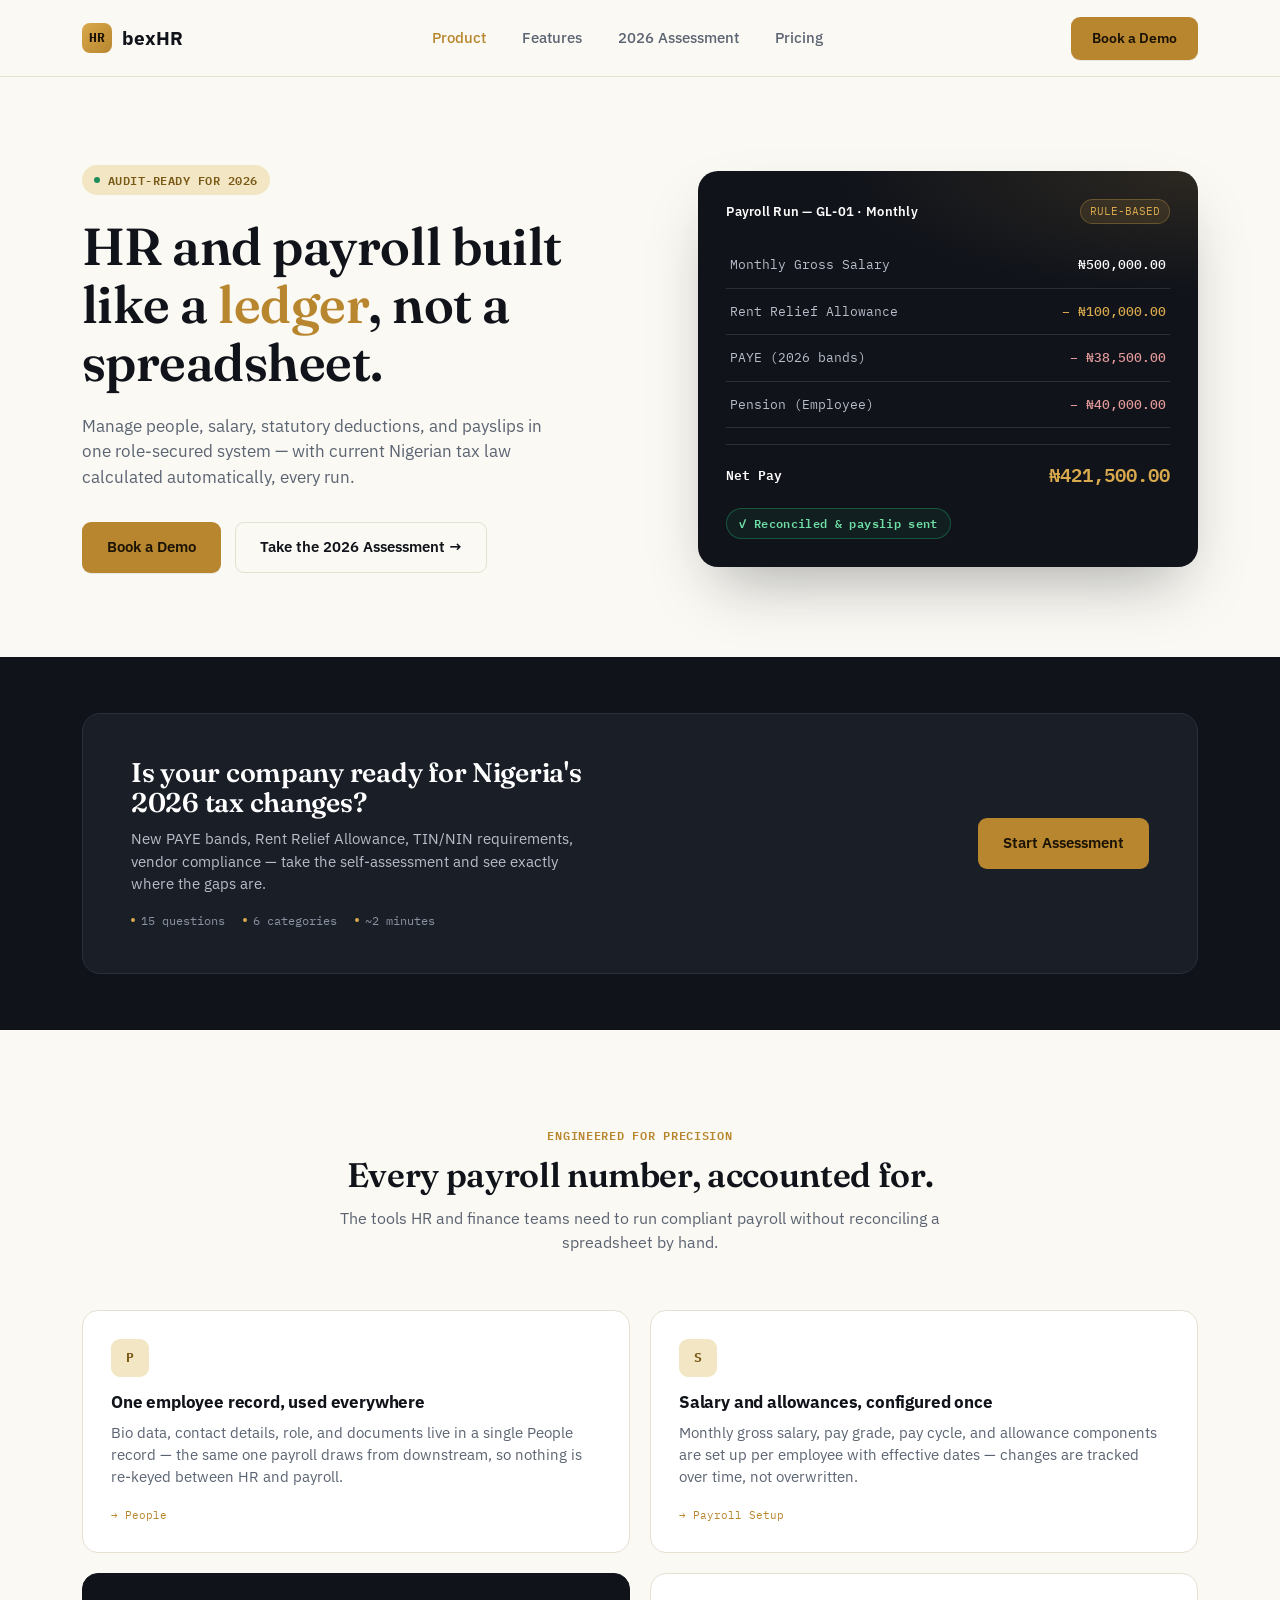
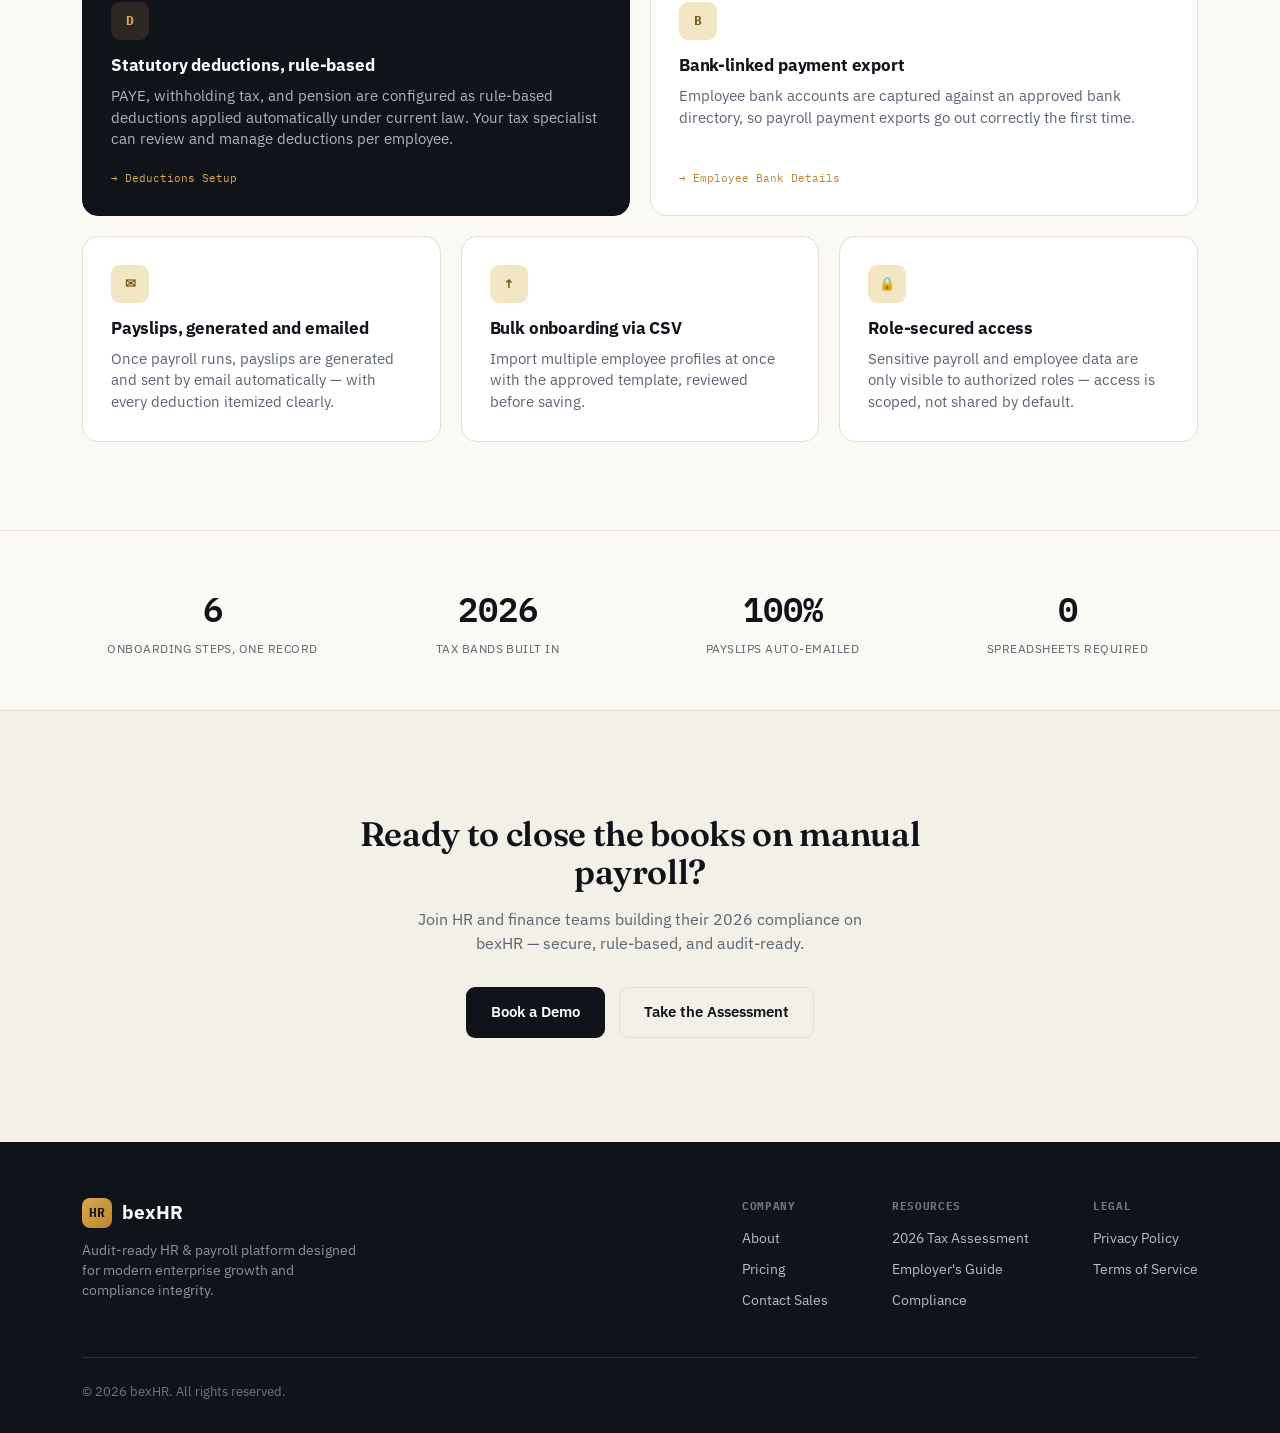
<file: index.html>
<!DOCTYPE html>
<html lang="en">
<head>
<meta charset="UTF-8">
<meta name="viewport" content="width=device-width, initial-scale=1.0">
<title>bexHR — The Secure HR & Payroll Platform for Growth</title>
<meta name="description" content="Manage people, salary, statutory deductions, and payslips in one role-secured system. Built for Nigerian payroll compliance, audit-ready for 2026.">
<link rel="preconnect" href="https://fonts.googleapis.com">
<link rel="preconnect" href="https://fonts.gstatic.com" crossorigin>
<link href="https://fonts.googleapis.com/css2?family=Fraunces:opsz,wght@9..144,400;9..144,500;9..144,600;9..144,700&family=IBM+Plex+Sans:wght@400;500;600;700&family=IBM+Plex+Mono:wght@400;500;600&display=swap" rel="stylesheet">
<style>
  :root{
    --ink:#10131A;
    --ink-soft:#1A1E27;
    --paper:#FBF9F3;
    --paper-dim:#F3F0E7;
    --gold:#B8862E;
    --gold-bright:#D9A94D;
    --gold-pale:#F3E6C4;
    --slate:#5B6472;
    --slate-light:#8A93A2;
    --line:#E6E0D2;
    --line-dark:#2A2F3A;
    --green:#1E8E5A;
    --radius:14px;
    --max:1180px;
  }
  *{box-sizing:border-box; margin:0; padding:0;}
  html{scroll-behavior:smooth;}
  body{
    font-family:'IBM Plex Sans', sans-serif;
    background:var(--paper);
    color:var(--ink);
    line-height:1.5;
    -webkit-font-smoothing:antialiased;
  }
  h1,h2,h3{
    font-family:'Fraunces', serif;
    font-weight:600;
    letter-spacing:-0.01em;
    line-height:1.12;
  }
  a{color:inherit; text-decoration:none;}
  .wrap{max-width:var(--max); margin:0 auto; padding:0 32px;}
  .mono{font-family:'IBM Plex Mono', monospace;}

  /* Buttons */
  .btn{
    display:inline-flex; align-items:center; gap:8px;
    padding:13px 24px;
    border-radius:9px;
    font-size:15px;
    font-weight:600;
    border:1px solid transparent;
    cursor:pointer;
    transition:transform .15s ease, box-shadow .15s ease, background .15s ease;
  }
  .btn:hover{transform:translateY(-1px);}
  .btn-gold{background:var(--gold); color:#1A1204; box-shadow:0 1px 0 rgba(0,0,0,.08);}
  .btn-gold:hover{background:var(--gold-bright);}
  .btn-outline-ink{background:transparent; color:var(--ink); border-color:var(--line);}
  .btn-outline-ink:hover{border-color:var(--ink);}
  .btn-outline-light{background:transparent; color:#fff; border-color:rgba(255,255,255,.25);}
  .btn-outline-light:hover{border-color:#fff;}
  .btn-dark{background:var(--ink); color:#fff;}
  .btn-dark:hover{background:var(--ink-soft);}

  /* Nav */
  .nav{
    position:sticky; top:0; z-index:50;
    background:rgba(251,249,243,.88);
    backdrop-filter:blur(10px);
    border-bottom:1px solid var(--line);
  }
  .nav .wrap{
    display:flex; align-items:center; justify-content:space-between;
    height:76px;
  }
  .logo{display:flex; align-items:center; gap:10px; font-weight:700; font-size:19px;}
  .logo-mark{
    width:30px; height:30px; border-radius:8px;
    background:linear-gradient(135deg, var(--gold-bright), var(--gold));
    display:flex; align-items:center; justify-content:center;
    color:#1A1204; font-family:'IBM Plex Mono'; font-weight:700; font-size:13px;
  }
  .nav-links{display:flex; align-items:center; gap:36px;}
  .nav-links a{font-size:14.5px; color:var(--slate); font-weight:500;}
  .nav-links a:hover{color:var(--ink);}
  .nav-links a.active{color:var(--gold); }
  .nav-cta{display:flex; align-items:center; gap:14px;}
  .nav-cta .btn{padding:10px 20px; font-size:14px;}

  /* Hero */
  .hero{padding:88px 0 64px;}
  .hero-grid{
    display:grid; grid-template-columns:1.05fr .95fr; gap:64px; align-items:center;
  }
  .eyebrow{
    display:inline-flex; align-items:center; gap:8px;
    background:var(--gold-pale); color:#7A5A17;
    font-family:'IBM Plex Mono'; font-size:12px; font-weight:600;
    letter-spacing:.04em; text-transform:uppercase;
    padding:6px 12px; border-radius:100px; margin-bottom:22px;
  }
  .eyebrow::before{content:''; width:6px; height:6px; border-radius:50%; background:var(--green);}
  .hero h1{font-size:52px; max-width:560px;}
  .hero h1 .accent{color:var(--gold);}
  .hero p.lead{font-size:17px; color:var(--slate); max-width:480px; margin:22px 0 32px;}
  .hero-ctas{display:flex; gap:14px; flex-wrap:wrap;}

  /* Ledger signature widget */
  .ledger-card{
    background:var(--ink); border-radius:20px; padding:28px;
    box-shadow:0 30px 60px -20px rgba(16,19,26,.35);
    position:relative; overflow:hidden;
  }
  .ledger-card::before{
    content:''; position:absolute; inset:0;
    background:radial-gradient(600px 200px at 100% 0%, rgba(217,169,77,.14), transparent 60%);
    pointer-events:none;
  }
  .ledger-top{display:flex; justify-content:space-between; align-items:center; margin-bottom:18px;}
  .ledger-title{color:#fff; font-size:13px; font-weight:600; letter-spacing:.02em;}
  .ledger-badge{
    font-family:'IBM Plex Mono'; font-size:10.5px; color:var(--gold-bright);
    background:rgba(217,169,77,.12); border:1px solid rgba(217,169,77,.3);
    padding:4px 9px; border-radius:100px;
  }
  .ledger-row{
    display:flex; justify-content:space-between; align-items:center;
    padding:13px 4px; border-bottom:1px solid var(--line-dark);
    font-family:'IBM Plex Mono'; font-size:13px;
    opacity:0; transform:translateY(6px);
    animation:rowIn .5s ease forwards;
  }
  .ledger-row:last-of-type{border-bottom:none;}
  .ledger-row .label{color:#B7BEC9;}
  .ledger-row .val{color:#fff; font-weight:500;}
  .ledger-row .val.neg{color:#E39A9A;}
  .ledger-row .val.pos{color:var(--gold-bright);}
  @keyframes rowIn{to{opacity:1; transform:translateY(0);}}
  .ledger-net{
    display:flex; justify-content:space-between; align-items:center;
    margin-top:16px; padding-top:16px; border-top:1px solid var(--line-dark);
  }
  .ledger-net .label{color:#fff; font-family:'IBM Plex Mono'; font-size:13px; font-weight:600;}
  .ledger-net .val{color:var(--gold-bright); font-family:'IBM Plex Mono'; font-size:19px; font-weight:600;}
  .stamp{
    margin-top:18px; display:inline-flex; align-items:center; gap:8px;
    border:1px solid rgba(30,142,90,.5); color:#6FDDA6; background:rgba(30,142,90,.1);
    font-family:'IBM Plex Mono'; font-size:11.5px; font-weight:600; letter-spacing:.03em;
    padding:6px 12px; border-radius:100px;
    opacity:0; animation:stampIn .4s ease forwards; animation-delay:1.6s;
  }
  @keyframes stampIn{to{opacity:1;}}

  @media (prefers-reduced-motion: reduce){
    .ledger-row, .stamp{animation:none; opacity:1; transform:none;}
  }

  /* Assessment banner */
  .assess-banner{background:var(--ink); padding:56px 0; margin-top:20px;}
  .assess-inner{
    background:var(--ink-soft); border:1px solid var(--line-dark);
    border-radius:18px; padding:44px 48px;
    display:flex; justify-content:space-between; align-items:center; gap:32px;
    flex-wrap:wrap;
  }
  .assess-inner h2{color:#fff; font-size:27px; max-width:480px;}
  .assess-inner p{color:#B7BEC9; max-width:460px; margin-top:10px; font-size:15px;}
  .assess-meta{
    display:flex; gap:18px; margin-top:16px; font-family:'IBM Plex Mono'; font-size:11.5px; color:var(--slate-light);
  }
  .assess-meta span{display:flex; align-items:center; gap:6px;}
  .assess-meta span::before{content:''; width:4px; height:4px; border-radius:50%; background:var(--gold-bright);}

  /* Features */
  .features{padding:96px 0 88px;}
  .section-head{text-align:center; max-width:640px; margin:0 auto 56px;}
  .section-head .kicker{
    font-family:'IBM Plex Mono'; font-size:12px; color:var(--gold); letter-spacing:.06em;
    text-transform:uppercase; font-weight:600; margin-bottom:12px; display:block;
  }
  .section-head h2{font-size:34px;}
  .section-head p{color:var(--slate); margin-top:12px; font-size:16px;}

  .bento{
    display:grid;
    grid-template-columns:repeat(6, 1fr);
    gap:20px;
  }
  .card{
    background:#fff; border:1px solid var(--line); border-radius:16px; padding:28px;
    display:flex; flex-direction:column; gap:10px;
  }
  .card .icon{
    width:38px; height:38px; border-radius:9px;
    background:var(--gold-pale); color:#7A5A17;
    display:flex; align-items:center; justify-content:center;
    font-family:'IBM Plex Mono'; font-weight:700; font-size:13px;
    margin-bottom:6px;
  }
  .card h3{font-family:'IBM Plex Sans'; font-weight:700; font-size:17px;}
  .card p{color:var(--slate); font-size:14.5px;}
  .card.span-3{grid-column:span 3;}
  .card.span-2{grid-column:span 2;}
  .card.dark{background:var(--ink); border-color:var(--ink);}
  .card.dark .icon{background:rgba(217,169,77,.14); color:var(--gold-bright);}
  .card.dark h3{color:#fff;}
  .card.dark p{color:#AEB5C1;}
  .card-tag{
    margin-top:auto; display:inline-flex; align-items:center; gap:6px;
    font-family:'IBM Plex Mono'; font-size:11px; color:var(--gold);
    padding-top:10px;
  }
  .card.dark .card-tag{color:var(--gold-bright);}

  @media (max-width:900px){
    .bento{grid-template-columns:repeat(2,1fr);}
    .card.span-3, .card.span-2{grid-column:span 2;}
  }

  /* Stats */
  .stats{border-top:1px solid var(--line); border-bottom:1px solid var(--line); padding:52px 0;}
  .stats-grid{display:grid; grid-template-columns:repeat(4,1fr); gap:24px; text-align:center;}
  .stat .num{font-family:'IBM Plex Mono'; font-size:34px; font-weight:600; color:var(--ink);}
  .stat .lbl{font-size:12px; color:var(--slate); letter-spacing:.04em; text-transform:uppercase; margin-top:6px;}
  @media (max-width:700px){.stats-grid{grid-template-columns:repeat(2,1fr); row-gap:32px;}}

  /* Final CTA */
  .final-cta{padding:104px 0; text-align:center; background:var(--paper-dim);}
  .final-cta h2{font-size:34px; max-width:600px; margin:0 auto;}
  .final-cta p{color:var(--slate); max-width:480px; margin:16px auto 32px; font-size:16px;}
  .final-ctas{display:flex; gap:14px; justify-content:center; flex-wrap:wrap;}

  /* Footer */
  footer{background:var(--ink); color:#B7BEC9; padding:56px 0 32px;}
  .footer-top{display:flex; justify-content:space-between; gap:40px; flex-wrap:wrap; padding-bottom:36px; border-bottom:1px solid var(--line-dark);}
  .footer-brand .logo{color:#fff;}
  .footer-brand p{max-width:280px; font-size:13.5px; margin-top:12px; color:#8A93A2;}
  .footer-cols{display:flex; gap:64px; flex-wrap:wrap;}
  .footer-col h4{font-family:'IBM Plex Mono'; font-size:11px; color:#6C7686; letter-spacing:.06em; text-transform:uppercase; margin-bottom:14px;}
  .footer-col a{display:block; font-size:14px; margin-bottom:10px; color:#B7BEC9;}
  .footer-col a:hover{color:#fff;}
  .footer-bottom{padding-top:24px; font-size:12.5px; color:#6C7686;}

  @media (max-width:860px){
    .hero-grid{grid-template-columns:1fr;}
    .hero h1{font-size:38px;}
    .nav-links{display:none;}
  }
</style>
</head>
<body>

<nav class="nav">
  <div class="wrap">
    <div class="logo"><span class="logo-mark">HR</span> bexHR</div>
    <div class="nav-links">
      <a href="#product" class="active">Product</a>
      <a href="#features">Features</a>
      <a href="assessment.html">2026 Assessment</a>
      <a href="#pricing">Pricing</a>
    </div>
    <div class="nav-cta">
      <a href="#demo" class="btn btn-gold">Book a Demo</a>
    </div>
  </div>
</nav>

<section class="hero" id="product">
  <div class="wrap hero-grid">
    <div>
      <span class="eyebrow">Audit-Ready for 2026</span>
      <h1>HR and payroll built like a <span class="accent">ledger</span>, not a spreadsheet.</h1>
      <p class="lead">Manage people, salary, statutory deductions, and payslips in one role-secured system — with current Nigerian tax law calculated automatically, every run.</p>
      <div class="hero-ctas">
        <a href="#demo" class="btn btn-gold">Book a Demo</a>
        <a href="assessment.html" class="btn btn-outline-ink">Take the 2026 Assessment →</a>
      </div>
    </div>

    <div class="ledger-card">
      <div class="ledger-top">
        <div class="ledger-title">Payroll Run — GL-01 · Monthly</div>
        <div class="ledger-badge">RULE-BASED</div>
      </div>
      <div class="ledger-row" style="animation-delay:.1s">
        <span class="label">Monthly Gross Salary</span>
        <span class="val">₦500,000.00</span>
      </div>
      <div class="ledger-row" style="animation-delay:.35s">
        <span class="label">Rent Relief Allowance</span>
        <span class="val pos">− ₦100,000.00</span>
      </div>
      <div class="ledger-row" style="animation-delay:.6s">
        <span class="label">PAYE (2026 bands)</span>
        <span class="val neg">− ₦38,500.00</span>
      </div>
      <div class="ledger-row" style="animation-delay:.85s">
        <span class="label">Pension (Employee)</span>
        <span class="val neg">− ₦40,000.00</span>
      </div>
      <div class="ledger-net">
        <span class="label">Net Pay</span>
        <span class="val">₦421,500.00</span>
      </div>
      <div class="stamp">✓ Reconciled &amp; payslip sent</div>
    </div>
  </div>
</section>

<section class="assess-banner">
  <div class="wrap">
    <div class="assess-inner">
      <div>
        <h2>Is your company ready for Nigeria's 2026 tax changes?</h2>
        <p>New PAYE bands, Rent Relief Allowance, TIN/NIN requirements, vendor compliance — take the self-assessment and see exactly where the gaps are.</p>
        <div class="assess-meta">
          <span>15 questions</span>
          <span>6 categories</span>
          <span>~2 minutes</span>
        </div>
      </div>
      <a href="assessment.html" class="btn btn-gold">Start Assessment</a>
    </div>
  </div>
</section>

<section class="features" id="features">
  <div class="wrap">
    <div class="section-head">
      <span class="kicker">Engineered for precision</span>
      <h2>Every payroll number, accounted for.</h2>
      <p>The tools HR and finance teams need to run compliant payroll without reconciling a spreadsheet by hand.</p>
    </div>

    <div class="bento">
      <div class="card span-3">
        <div class="icon">P</div>
        <h3>One employee record, used everywhere</h3>
        <p>Bio data, contact details, role, and documents live in a single People record — the same one payroll draws from downstream, so nothing is re-keyed between HR and payroll.</p>
        <span class="card-tag">→ People</span>
      </div>

      <div class="card span-3">
        <div class="icon">S</div>
        <h3>Salary and allowances, configured once</h3>
        <p>Monthly gross salary, pay grade, pay cycle, and allowance components are set up per employee with effective dates — changes are tracked over time, not overwritten.</p>
        <span class="card-tag">→ Payroll Setup</span>
      </div>

      <div class="card span-3 dark">
        <div class="icon">D</div>
        <h3>Statutory deductions, rule-based</h3>
        <p>PAYE, withholding tax, and pension are configured as rule-based deductions applied automatically under current law. Your tax specialist can review and manage deductions per employee.</p>
        <span class="card-tag">→ Deductions Setup</span>
      </div>

      <div class="card span-3">
        <div class="icon">B</div>
        <h3>Bank-linked payment export</h3>
        <p>Employee bank accounts are captured against an approved bank directory, so payroll payment exports go out correctly the first time.</p>
        <span class="card-tag">→ Employee Bank Details</span>
      </div>

      <div class="card span-2">
        <div class="icon">✉</div>
        <h3>Payslips, generated and emailed</h3>
        <p>Once payroll runs, payslips are generated and sent by email automatically — with every deduction itemized clearly.</p>
      </div>

      <div class="card span-2">
        <div class="icon">↑</div>
        <h3>Bulk onboarding via CSV</h3>
        <p>Import multiple employee profiles at once with the approved template, reviewed before saving.</p>
      </div>

      <div class="card span-2">
        <div class="icon">🔒</div>
        <h3>Role-secured access</h3>
        <p>Sensitive payroll and employee data are only visible to authorized roles — access is scoped, not shared by default.</p>
      </div>
    </div>
  </div>
</section>

<section class="stats">
  <div class="wrap stats-grid">
    <div class="stat">
      <div class="num">6</div>
      <div class="lbl">Onboarding steps, one record</div>
    </div>
    <div class="stat">
      <div class="num">2026</div>
      <div class="lbl">Tax bands built in</div>
    </div>
    <div class="stat">
      <div class="num">100%</div>
      <div class="lbl">Payslips auto-emailed</div>
    </div>
    <div class="stat">
      <div class="num">0</div>
      <div class="lbl">Spreadsheets required</div>
    </div>
  </div>
</section>

<section class="final-cta" id="demo">
  <div class="wrap">
    <h2>Ready to close the books on manual payroll?</h2>
    <p>Join HR and finance teams building their 2026 compliance on bexHR — secure, rule-based, and audit-ready.</p>
    <div class="final-ctas">
      <a href="#" class="btn btn-dark">Book a Demo</a>
      <a href="assessment.html" class="btn btn-outline-ink">Take the Assessment</a>
    </div>
  </div>
</section>

<footer>
  <div class="wrap">
    <div class="footer-top">
      <div class="footer-brand">
        <div class="logo"><span class="logo-mark">HR</span> bexHR</div>
        <p>Audit-ready HR &amp; payroll platform designed for modern enterprise growth and compliance integrity.</p>
      </div>
      <div class="footer-cols">
        <div class="footer-col">
          <h4>Company</h4>
          <a href="#">About</a>
          <a href="#">Pricing</a>
          <a href="#">Contact Sales</a>
        </div>
        <div class="footer-col">
          <h4>Resources</h4>
          <a href="assessment.html">2026 Tax Assessment</a>
          <a href="#">Employer's Guide</a>
          <a href="#">Compliance</a>
        </div>
        <div class="footer-col">
          <h4>Legal</h4>
          <a href="#">Privacy Policy</a>
          <a href="#">Terms of Service</a>
        </div>
      </div>
    </div>
    <div class="footer-bottom">© 2026 bexHR. All rights reserved.</div>
  </div>
</footer>

</body>
</html>
</file>
